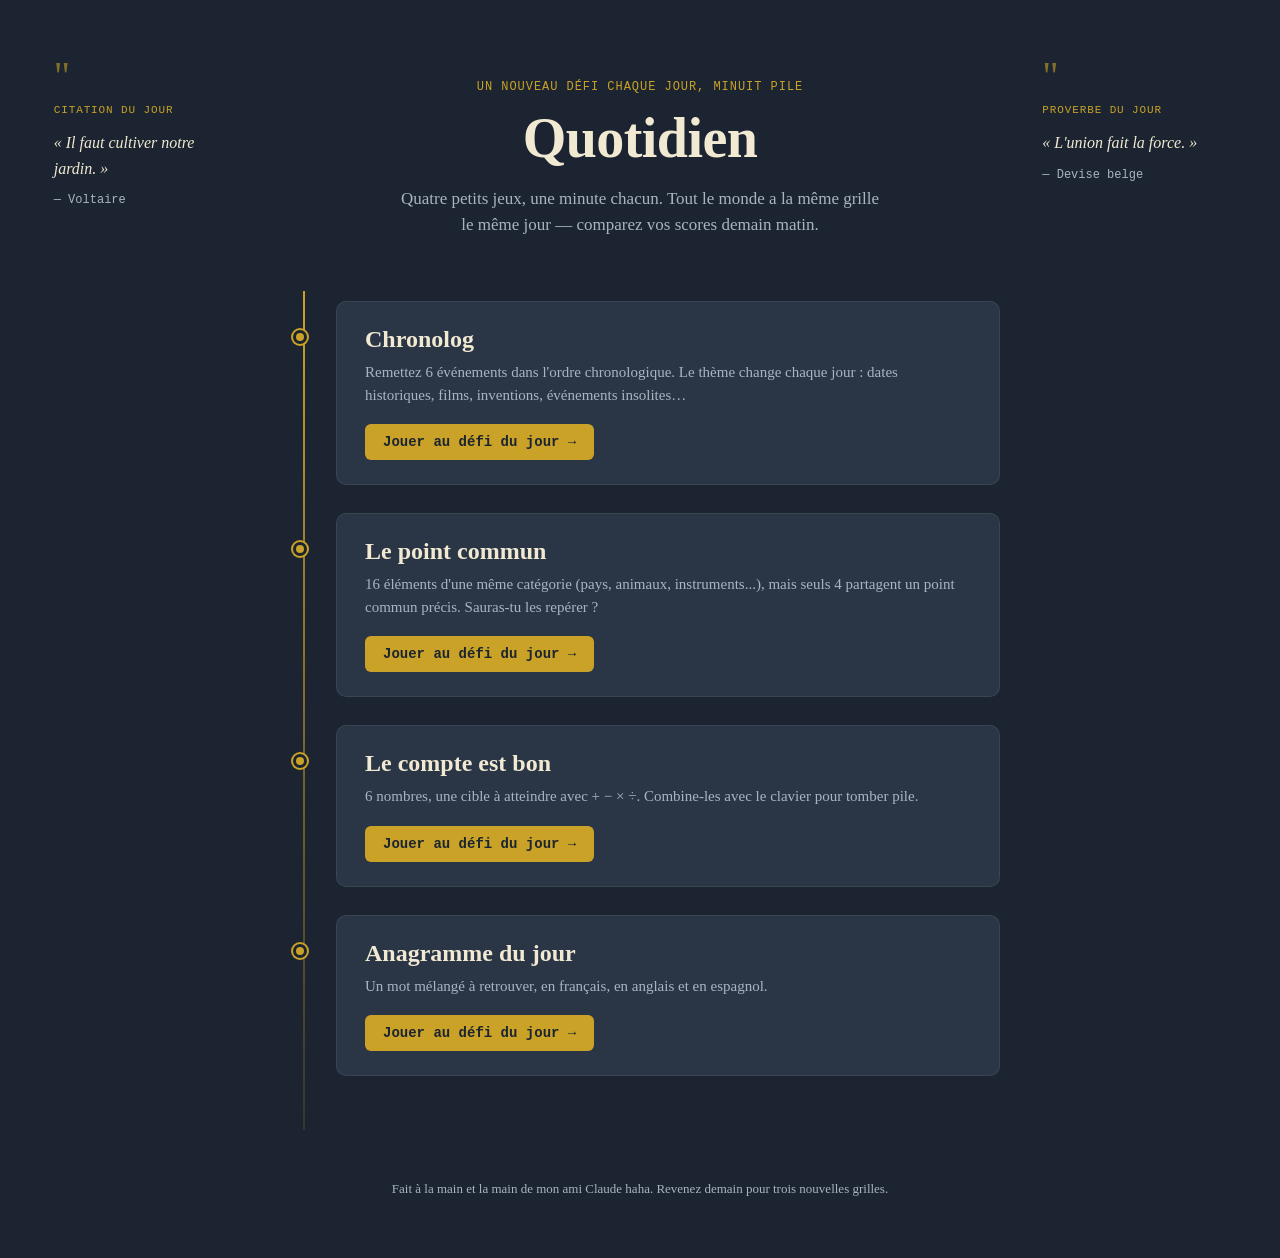
<file: mon-site-jeux-5/index.html>
<!DOCTYPE html>
<html lang="fr">
<head>
<meta charset="UTF-8">
<meta name="viewport" content="width=device-width, initial-scale=1.0">
<title>Quotidien — 4 défis par jour</title>
<link rel="stylesheet" href="style.css">
</head>
<body>

<div class="layout">

  <aside class="ad-slot quote-slot ad-left" aria-label="Citation du jour">
    <p class="quote-mark">"</p>
    <p class="quote-label">Citation du jour</p>
    <p id="quote-left-text" class="quote-text">Chargement...</p>
    <p id="quote-left-author" class="quote-author"></p>
  </aside>

  <main class="page">
    <header class="hero">
      <p class="eyebrow">Un nouveau défi chaque jour, minuit pile</p>
      <h1>Quotidien</h1>
      <p class="tagline">Quatre petits jeux, une minute chacun. Tout le monde a la même grille le même jour — comparez vos scores demain matin.</p>
    </header>

    <section class="timeline" aria-label="Les trois jeux">
      <div class="timeline-line" aria-hidden="true"></div>

      <article class="game-card game-card--ready">
        <div class="game-dot" aria-hidden="true"></div>
        <h2>Chronolog</h2>
        <p class="game-desc">Remettez 6 événements dans l'ordre chronologique. Le thème change chaque jour : dates historiques, films, inventions, événements insolites…</p>
        <a class="play-btn" href="jeux/chronolog/index.html">Jouer au défi du jour →</a>
      </article>

      <article class="game-card game-card--ready">
        <div class="game-dot" aria-hidden="true"></div>
        <h2>Le point commun</h2>
        <p class="game-desc">16 éléments d'une même catégorie (pays, animaux, instruments...), mais seuls 4 partagent un point commun précis. Sauras-tu les repérer ?</p>
        <a class="play-btn" href="jeux/point-commun/index.html">Jouer au défi du jour →</a>
      </article>

      <article class="game-card game-card--ready">
        <div class="game-dot" aria-hidden="true"></div>
        <h2>Le compte est bon</h2>
        <p class="game-desc">6 nombres, une cible à atteindre avec + − × ÷. Combine-les avec le clavier pour tomber pile.</p>
        <a class="play-btn" href="jeux/compte-est-bon/index.html">Jouer au défi du jour →</a>
      </article>

      <article class="game-card game-card--ready">
        <div class="game-dot" aria-hidden="true"></div>
        <h2>Anagramme du jour</h2>
        <p class="game-desc">Un mot mélangé à retrouver, en français, en anglais et en espagnol.</p>
        <a class="play-btn" href="jeux/anagramme/index.html">Jouer au défi du jour →</a>
      </article>
    </section>

    <footer class="site-footer">
      <p>Fait à la main et la main de mon ami Claude haha. Revenez demain pour trois nouvelles grilles.</p>
    </footer>
  </main>

  <aside class="ad-slot quote-slot ad-right" aria-label="Proverbe du jour">
    <p class="quote-mark">"</p>
    <p class="quote-label">Proverbe du jour</p>
    <p id="quote-right-text" class="quote-text">Chargement...</p>
    <p id="quote-right-author" class="quote-author"></p>
  </aside>

</div>

<script src="quotes.js"></script>
</body>
</html>
</file>
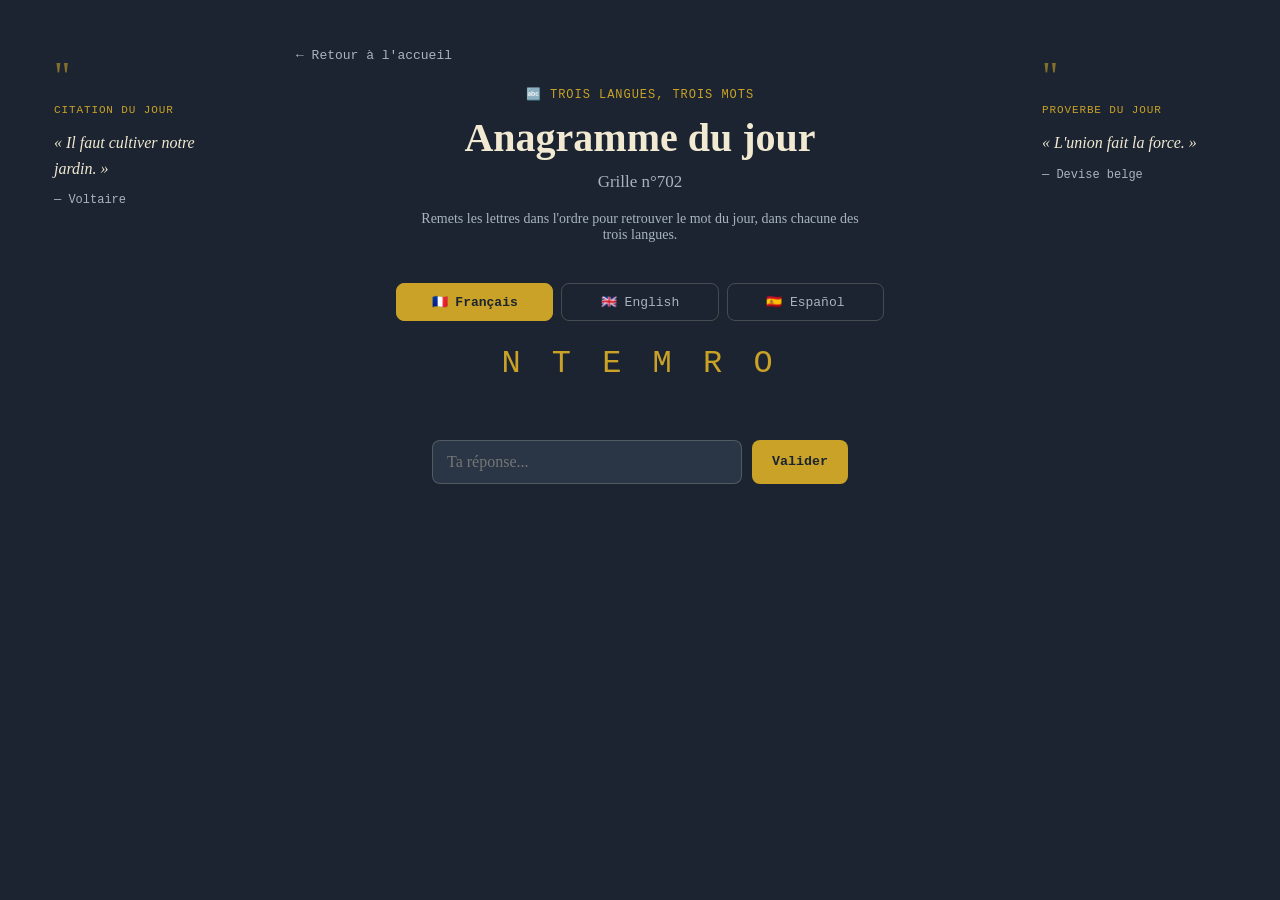
<file: mon-site-jeux-5/jeux/anagramme/index.html>
<!DOCTYPE html>
<html lang="fr">
<head>
<meta charset="UTF-8">
<meta name="viewport" content="width=device-width, initial-scale=1.0">
<title>Anagramme du jour — FR / EN / ES</title>
<link rel="stylesheet" href="../../style.css">
<link rel="stylesheet" href="../../game-common.css">
<link rel="stylesheet" href="anagramme.css">
</head>
<body>

<div class="layout">
  <aside class="ad-slot quote-slot ad-left" aria-label="Citation du jour">
    <p class="quote-mark">"</p>
    <p class="quote-label">Citation du jour</p>
    <p id="quote-left-text" class="quote-text">Chargement...</p>
    <p id="quote-left-author" class="quote-author"></p>
  </aside>

  <main class="page">
    <a class="back-link" href="../../index.html">← Retour à l'accueil</a>

    <header class="game-header">
      <p class="eyebrow">🔤 Trois langues, trois mots</p>
      <h1>Anagramme du jour</h1>
      <p class="tagline" id="day-label">Grille du jour</p>
      <p class="instructions">Remets les lettres dans l'ordre pour retrouver le mot du jour, dans chacune des trois langues.</p>
    </header>

    <div class="lang-tabs">
      <button class="lang-tab lang-tab--active" data-lang="fr">🇫🇷 Français</button>
      <button class="lang-tab" data-lang="en">🇬🇧 English</button>
      <button class="lang-tab" data-lang="es">🇪🇸 Español</button>
    </div>

    <div id="panel-fr" class="lang-panel"></div>
    <div id="panel-en" class="lang-panel" style="display:none;"></div>
    <div id="panel-es" class="lang-panel" style="display:none;"></div>
  </main>

  <aside class="ad-slot quote-slot ad-right" aria-label="Proverbe du jour">
    <p class="quote-mark">"</p>
    <p class="quote-label">Proverbe du jour</p>
    <p id="quote-right-text" class="quote-text">Chargement...</p>
    <p id="quote-right-author" class="quote-author"></p>
  </aside>
</div>

<script src="../../shared.js"></script>
<script src="data.js"></script>
<script src="script.js"></script>
<script src="../../quotes.js"></script>
</body>
</html>
</file>
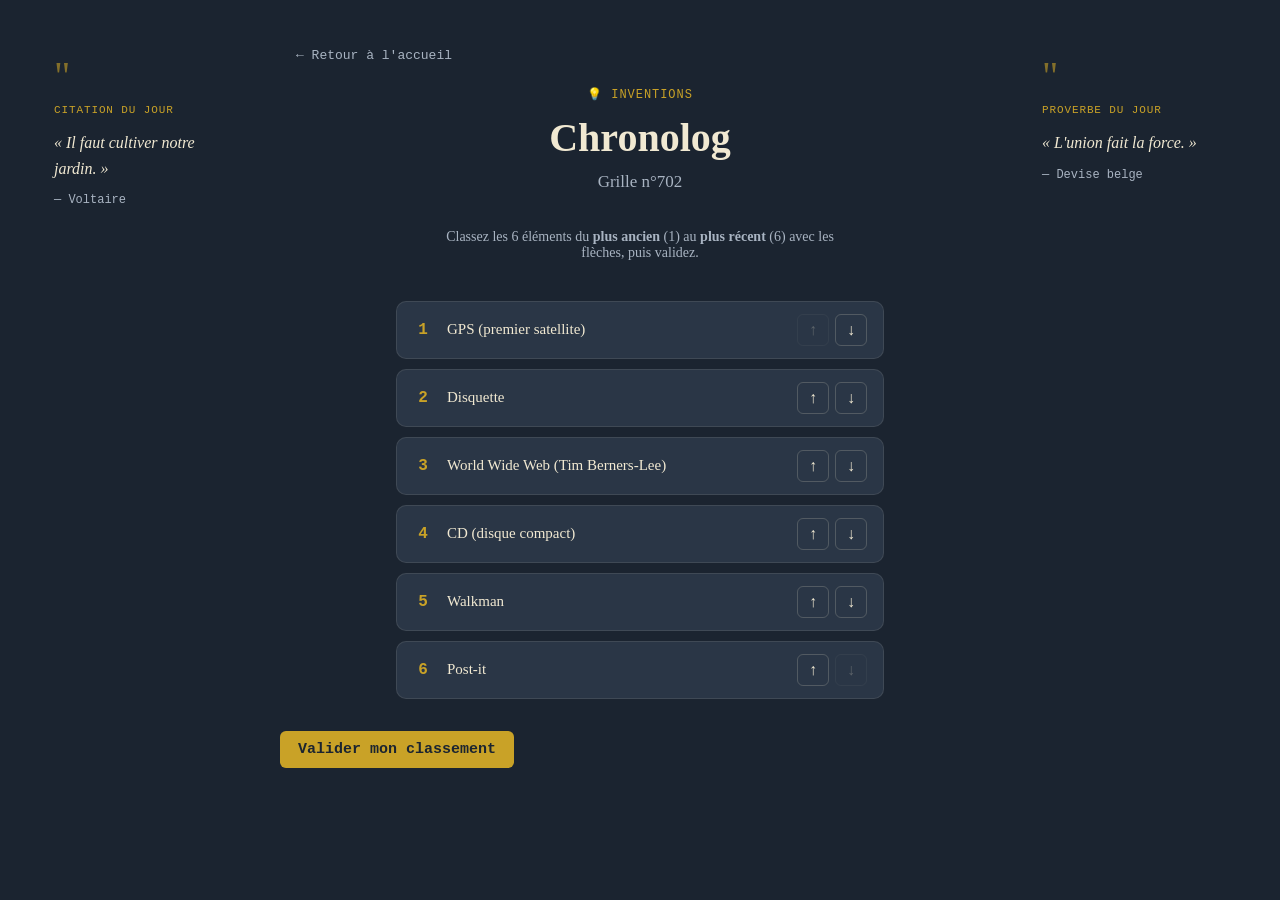
<file: mon-site-jeux-5/jeux/chronolog/index.html>
<!DOCTYPE html>
<html lang="fr">
<head>
<meta charset="UTF-8">
<meta name="viewport" content="width=device-width, initial-scale=1.0">
<title>Chronolog — Le défi du jour</title>
<link rel="stylesheet" href="../../style.css">
<link rel="stylesheet" href="chronolog.css">
</head>
<body>

<div class="layout">

  <aside class="ad-slot quote-slot ad-left" aria-label="Citation du jour">
    <p class="quote-mark">"</p>
    <p class="quote-label">Citation du jour</p>
    <p id="quote-left-text" class="quote-text">Chargement...</p>
    <p id="quote-left-author" class="quote-author"></p>
  </aside>

  <main class="page chronolog-page">
    <a class="back-link" href="../../index.html">← Retour à l'accueil</a>

    <header class="chrono-header">
      <p class="eyebrow" id="theme-label">Thème</p>
      <h1>Chronolog</h1>
      <p class="tagline" id="day-label">Grille du jour</p>
      <p id="difficulty-badge" class="difficulty-badge"></p>
      <p class="instructions">Classez les 6 éléments du <strong>plus ancien</strong> (1) au <strong>plus récent</strong> (6) avec les flèches, puis validez.</p>
    </header>

    <ol id="sortable-list" class="sortable-list"></ol>

    <button id="check-btn" class="play-btn check-btn">Valider mon classement</button>

    <div id="history-board" class="history-board"></div>

    <div id="result" class="result"></div>
  </main>

  <aside class="ad-slot quote-slot ad-right" aria-label="Proverbe du jour">
    <p class="quote-mark">"</p>
    <p class="quote-label">Proverbe du jour</p>
    <p id="quote-right-text" class="quote-text">Chargement...</p>
    <p id="quote-right-author" class="quote-author"></p>
  </aside>

</div>

<script src="data.js"></script>
<script src="script.js"></script>
<script src="../../quotes.js"></script>
</body>
</html>
</file>
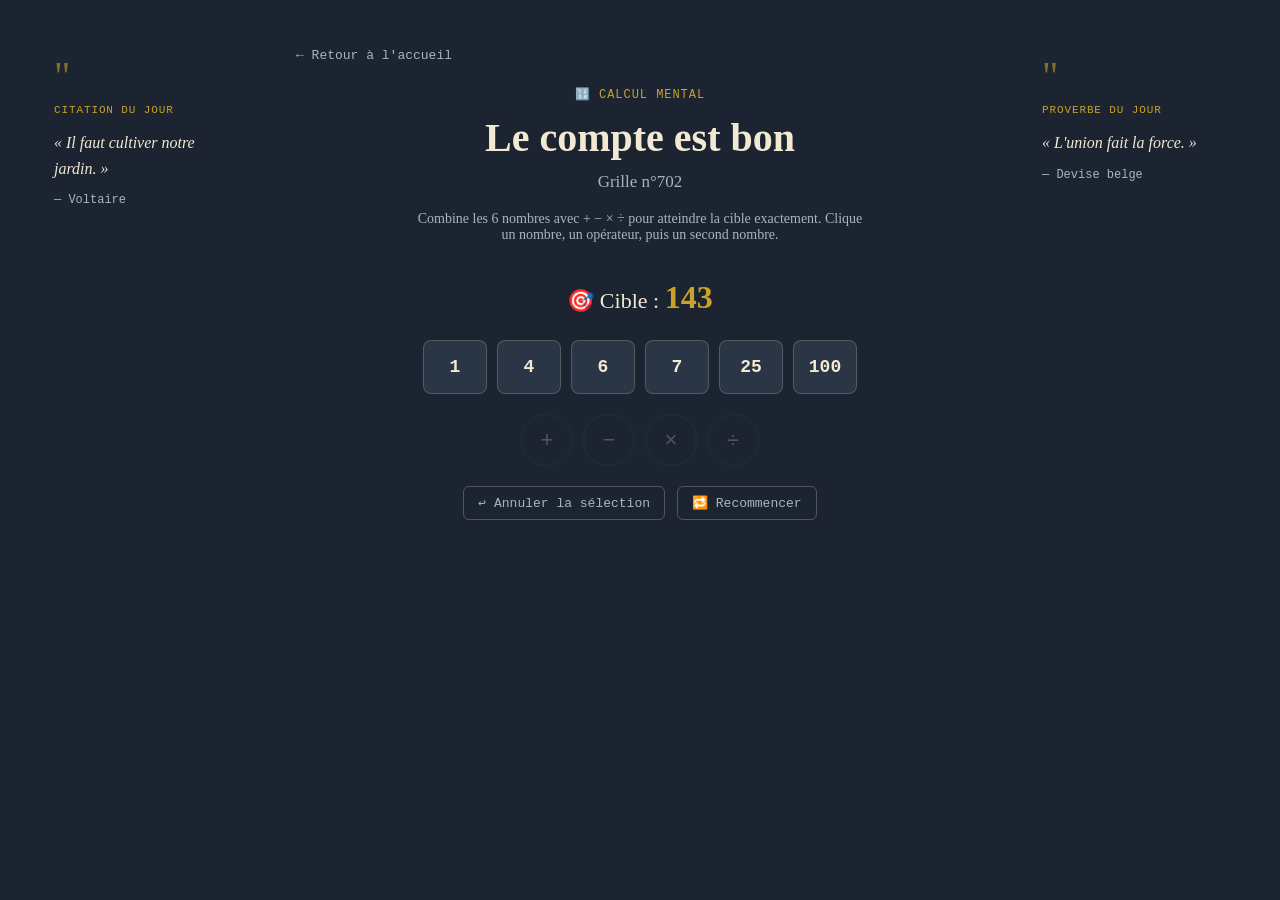
<file: mon-site-jeux-5/jeux/compte-est-bon/index.html>
<!DOCTYPE html>
<html lang="fr">
<head>
<meta charset="UTF-8">
<meta name="viewport" content="width=device-width, initial-scale=1.0">
<title>Le compte est bon — Le défi du jour</title>
<link rel="stylesheet" href="../../style.css">
<link rel="stylesheet" href="../../game-common.css">
<link rel="stylesheet" href="compte.css">
</head>
<body>

<div class="layout">
  <aside class="ad-slot quote-slot ad-left" aria-label="Citation du jour">
    <p class="quote-mark">"</p>
    <p class="quote-label">Citation du jour</p>
    <p id="quote-left-text" class="quote-text">Chargement...</p>
    <p id="quote-left-author" class="quote-author"></p>
  </aside>

  <main class="page">
    <a class="back-link" href="../../index.html">← Retour à l'accueil</a>

    <header class="game-header">
      <p class="eyebrow">🔢 Calcul mental</p>
      <h1>Le compte est bon</h1>
      <p class="tagline" id="day-label">Grille du jour</p>
      <p class="instructions">Combine les 6 nombres avec + − × ÷ pour atteindre la cible exactement. Clique un nombre, un opérateur, puis un second nombre.</p>
    </header>

    <p class="target-display">🎯 Cible : <strong id="target-value"></strong></p>

    <div id="number-tiles" class="number-tiles"></div>

    <div id="operator-row" class="operator-row"></div>

    <div class="action-row">
      <button id="undo-btn" class="secondary-btn">↩︎ Annuler la sélection</button>
      <button id="reset-btn" class="secondary-btn">🔁 Recommencer</button>
    </div>

    <p id="op-error" class="op-error"></p>

    <div id="history-log" class="history-log"></div>

    <div id="result" class="result"></div>
  </main>

  <aside class="ad-slot quote-slot ad-right" aria-label="Proverbe du jour">
    <p class="quote-mark">"</p>
    <p class="quote-label">Proverbe du jour</p>
    <p id="quote-right-text" class="quote-text">Chargement...</p>
    <p id="quote-right-author" class="quote-author"></p>
  </aside>
</div>

<script src="../../shared.js"></script>
<script src="data.js"></script>
<script src="script.js"></script>
<script src="../../quotes.js"></script>
</body>
</html>
</file>
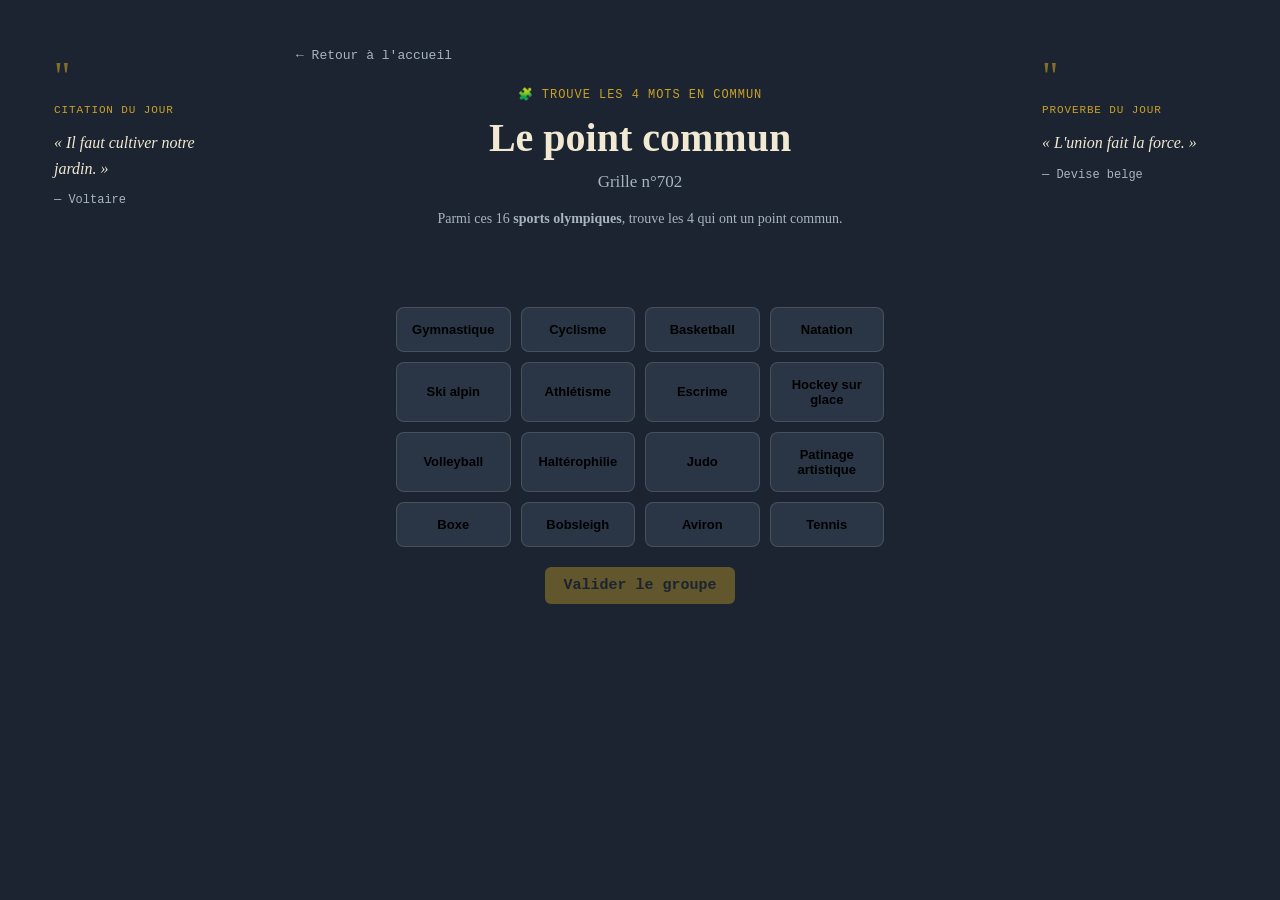
<file: mon-site-jeux-5/jeux/point-commun/index.html>
<!DOCTYPE html>
<html lang="fr">
<head>
<meta charset="UTF-8">
<meta name="viewport" content="width=device-width, initial-scale=1.0">
<title>Le point commun — Le défi du jour</title>
<link rel="stylesheet" href="../../style.css">
<link rel="stylesheet" href="../../game-common.css">
<link rel="stylesheet" href="point-commun.css">
</head>
<body>

<div class="layout">
  <aside class="ad-slot quote-slot ad-left" aria-label="Citation du jour">
    <p class="quote-mark">"</p>
    <p class="quote-label">Citation du jour</p>
    <p id="quote-left-text" class="quote-text">Chargement...</p>
    <p id="quote-left-author" class="quote-author"></p>
  </aside>

  <main class="page">
    <a class="back-link" href="../../index.html">← Retour à l'accueil</a>

    <header class="game-header">
      <p class="eyebrow">🧩 Trouve les 4 mots en commun</p>
      <h1>Le point commun</h1>
      <p class="tagline" id="day-label">Grille du jour</p>
      <p class="instructions" id="puzzle-instructions">Chargement...</p>
      <p id="error-counter" class="error-counter"></p>
    </header>

    <div id="solved-groups" class="solved-groups"></div>

    <div id="word-grid" class="word-grid"></div>

    <button id="validate-btn" class="play-btn validate-btn">Valider le groupe</button>

    <div id="result" class="result"></div>
  </main>

  <aside class="ad-slot quote-slot ad-right" aria-label="Proverbe du jour">
    <p class="quote-mark">"</p>
    <p class="quote-label">Proverbe du jour</p>
    <p id="quote-right-text" class="quote-text">Chargement...</p>
    <p id="quote-right-author" class="quote-author"></p>
  </aside>
</div>

<script src="../../shared.js"></script>
<script src="data.js"></script>
<script src="script.js"></script>
<script src="../../quotes.js"></script>
</body>
</html>
</file>
<file: mon-site-jeux-5/style.css>
/* ===== Design tokens ===== */
:root{
  --ink: #1B2430;
  --ink-soft: #2A3646;
  --parchment: #F1E9D2;
  --parchment-dim: #E4D9B8;
  --gold: #C9A227;
  --coral: #E4572E;
  --green: #4C8B5C;
  --text-light: #F1E9D2;
  --text-dim: #A9B4C2;
  --radius: 10px;
  --serif: "Iowan Old Style", "Palatino Linotype", Georgia, serif;
  --mono: "IBM Plex Mono", "Courier New", monospace;
}

*{box-sizing:border-box;}
html,body{margin:0;padding:0;}
body{
  background:var(--ink);
  color:var(--text-light);
  font-family:var(--serif);
  -webkit-font-smoothing:antialiased;
}
a{color:inherit;}

/* ===== Layout with ad rails ===== */
.layout{
  display:flex;
  justify-content:center;
  gap:24px;
  max-width:1400px;
  margin:0 auto;
  padding:24px;
}
.ad-slot{
  flex:0 0 160px;
  min-height:600px;
  border:1px dashed rgba(241,233,210,0.25);
  border-radius:var(--radius);
  display:flex;
  align-items:center;
  justify-content:center;
  text-align:center;
  font-family:var(--mono);
  font-size:12px;
  color:var(--text-dim);
  position:sticky;
  top:24px;
  align-self:flex-start;
}
@media (max-width: 1000px){
  .ad-slot{display:none;}
}

.quote-slot{
  flex:0 0 220px;
  border:none;
  min-height:0;
  display:block;
  text-align:left;
  padding:32px 18px;
}
.quote-mark{
  font-family:var(--serif);
  font-size:40px;
  color:var(--gold);
  line-height:1;
  margin:0 0 8px;
  opacity:0.6;
}
.quote-label{
  font-family:var(--mono);
  font-size:11px;
  text-transform:uppercase;
  letter-spacing:0.08em;
  color:var(--gold);
  margin:0 0 14px;
}
.quote-text{
  font-family:var(--serif);
  font-size:16px;
  line-height:1.6;
  font-style:italic;
  color:var(--text-light);
  margin:0 0 10px;
}
.quote-author{
  font-family:var(--mono);
  font-size:12px;
  color:var(--text-dim);
}

.page{
  flex:1 1 auto;
  max-width:720px;
}

/* ===== Hero ===== */
.hero{
  text-align:center;
  padding:56px 16px 40px;
}
.eyebrow{
  font-family:var(--mono);
  letter-spacing:0.08em;
  text-transform:uppercase;
  font-size:12px;
  color:var(--gold);
  margin:0 0 12px;
}
.hero h1{
  font-size:56px;
  margin:0 0 16px;
  letter-spacing:-0.01em;
}
.tagline{
  color:var(--text-dim);
  font-size:17px;
  max-width:480px;
  margin:0 auto;
  line-height:1.5;
}

/* ===== Timeline / game cards (signature element) ===== */
.timeline{
  position:relative;
  padding:24px 0 40px;
}
.timeline-line{
  position:absolute;
  left:23px;
  top:14px;
  bottom:14px;
  width:2px;
  background:linear-gradient(to bottom, var(--gold), rgba(201,162,39,0.15));
}
.game-card{
  position:relative;
  margin-left:56px;
  margin-bottom:28px;
  background:var(--ink-soft);
  border-radius:var(--radius);
  padding:24px 28px;
  border:1px solid rgba(241,233,210,0.08);
}
.game-dot{
  position:absolute;
  left:-44px;
  top:28px;
  width:14px;
  height:14px;
  border-radius:50%;
  background:var(--gold);
  border:3px solid var(--ink);
  box-shadow:0 0 0 2px var(--gold);
}
.game-card--soon .game-dot{
  background:var(--ink);
  box-shadow:0 0 0 2px rgba(241,233,210,0.25);
}
.game-card--soon{opacity:0.55;}
.game-card h2{
  margin:0 0 8px;
  font-size:24px;
}
.game-desc{
  color:var(--text-dim);
  font-size:15px;
  line-height:1.5;
  margin:0 0 18px;
}
.play-btn{
  display:inline-block;
  font-family:var(--mono);
  font-size:14px;
  text-decoration:none;
  background:var(--gold);
  color:var(--ink);
  padding:10px 18px;
  border-radius:6px;
  font-weight:bold;
}
.play-btn--disabled{
  background:transparent;
  border:1px solid var(--text-dim);
  color:var(--text-dim);
}

.site-footer{
  text-align:center;
  color:var(--text-dim);
  font-size:13px;
  padding:24px 0;
}
</file>
<file: mon-site-jeux-5/game-common.css>
.back-link{
  display:inline-block;
  font-family:var(--mono);
  font-size:13px;
  color:var(--text-dim);
  text-decoration:none;
  margin:24px 0 0 16px;
}

.game-header{
  text-align:center;
  padding:24px 16px 16px;
}
.game-header h1{
  font-size:40px;
  margin:0 0 8px;
}
.instructions{
  color:var(--text-dim);
  font-size:14px;
  max-width:460px;
  margin:16px auto 0;
}

.guess-form{
  display:flex;
  gap:10px;
  max-width:480px;
  margin:24px auto 0;
  padding:0 16px;
}
.guess-form input[type="text"],
.guess-form input[type="number"],
.guess-form select{
  flex:1;
  padding:12px 14px;
  border-radius:8px;
  border:1px solid rgba(241,233,210,0.2);
  background:var(--ink-soft);
  color:var(--text-light);
  font-family:var(--serif);
  font-size:16px;
}
.guess-form button{
  border:none;
  cursor:pointer;
  background:var(--gold);
  color:var(--ink);
  font-weight:bold;
  padding:0 20px;
  border-radius:8px;
  font-family:var(--mono);
}

.attempts-board{
  max-width:480px;
  margin:24px auto 0;
  padding:0 16px;
  display:flex;
  flex-direction:column;
  gap:8px;
}
.attempt-row{
  display:flex;
  align-items:center;
  justify-content:space-between;
  gap:12px;
  background:var(--ink-soft);
  border:1px solid rgba(241,233,210,0.08);
  border-radius:8px;
  padding:10px 14px;
  font-size:14px;
}
.attempt-guess{
  flex:1;
}
.attempt-feedback{
  font-family:var(--mono);
  font-size:13px;
  color:var(--coral);
  font-weight:bold;
  white-space:nowrap;
}
.attempt-feedback--ok{
  color:var(--green);
}

.clue-list{
  max-width:480px;
  margin:20px auto 0;
  padding:0 16px;
  list-style:none;
}
.clue-list li{
  background:var(--ink-soft);
  border-left:3px solid var(--gold);
  border-radius:6px;
  padding:10px 14px;
  margin-bottom:8px;
  font-size:14px;
  color:var(--text-light);
}

.result{
  text-align:center;
  padding:24px 16px 48px;
}
.score-line{
  font-size:20px;
  margin:0 0 8px;
}
.emoji-grid{
  font-size:24px;
  letter-spacing:4px;
  margin:0 0 20px;
}
.share-btn{
  border:none;
  cursor:pointer;
  background:var(--gold);
  color:var(--ink);
  font-weight:bold;
  padding:10px 18px;
  border-radius:6px;
  font-family:var(--mono);
  font-size:14px;
}
.reveal-answer{
  font-family:var(--mono);
  font-size:13px;
  color:var(--text-dim);
  margin-top:8px;
}
</file>
<file: mon-site-jeux-5/jeux/anagramme/anagramme.css>
.lang-tabs{
  display:flex;
  justify-content:center;
  gap:8px;
  max-width:520px;
  margin:24px auto 0;
  padding:0 16px;
}
.lang-tab{
  flex:1;
  padding:10px 8px;
  border-radius:8px;
  border:1px solid rgba(241,233,210,0.2);
  background:transparent;
  color:var(--text-dim);
  font-family:var(--mono);
  font-size:13px;
  cursor:pointer;
}
.lang-tab--active{
  background:var(--gold);
  color:var(--ink);
  border-color:var(--gold);
  font-weight:bold;
}

.lang-panel{
  max-width:480px;
  margin:24px auto 0;
  padding:0 16px;
  text-align:center;
}

.scrambled-letters{
  font-family:var(--mono);
  font-size:32px;
  letter-spacing:6px;
  margin:16px 0;
  color:var(--gold);
  word-break:break-word;
}

.clue-text{
  color:var(--text-dim);
  font-size:14px;
  min-height:18px;
  margin:0 0 12px;
}
</file>
<file: mon-site-jeux-5/jeux/chronolog/chronolog.css>
.back-link{
  display:inline-block;
  font-family:var(--mono);
  font-size:13px;
  color:var(--text-dim);
  text-decoration:none;
  margin:24px 0 0 16px;
}

.chrono-header{
  text-align:center;
  padding:24px 16px 16px;
}
.chrono-header h1{
  font-size:40px;
  margin:0 0 8px;
}
.difficulty-badge{
  display:inline-block;
  font-family:var(--mono);
  font-size:12px;
  color:var(--text-dim);
  margin:6px 0 0;
}
.difficulty-badge--hard{
  color:var(--coral);
  font-weight:bold;
}

.instructions{
  color:var(--text-dim);
  font-size:14px;
  max-width:420px;
  margin:16px auto 0;
}

.sortable-list{
  list-style:none;
  margin:24px auto;
  padding:0 16px;
  max-width:520px;
  display:flex;
  flex-direction:column;
  gap:10px;
}

.sort-item{
  display:flex;
  align-items:center;
  gap:14px;
  background:var(--ink-soft);
  border:1px solid rgba(241,233,210,0.1);
  border-radius:var(--radius);
  padding:12px 16px;
}
.sort-rank{
  font-family:var(--mono);
  color:var(--gold);
  font-weight:bold;
  width:20px;
  text-align:center;
}
.sort-label{
  flex:1;
  font-size:15px;
}
.sort-controls{
  display:flex;
  gap:6px;
}
.sort-controls button{
  width:32px;
  height:32px;
  border-radius:6px;
  border:1px solid rgba(241,233,210,0.2);
  background:transparent;
  color:var(--text-light);
  font-size:16px;
  cursor:pointer;
}
.sort-controls button:disabled{
  opacity:0.25;
  cursor:default;
}
.sort-controls button:hover:not(:disabled){
  background:rgba(241,233,210,0.1);
}

.sort-item--correct{
  border-color:var(--green);
  background:rgba(76,139,92,0.15);
}
.sort-item--wrong{
  border-color:var(--coral);
  background:rgba(228,87,46,0.12);
}

.check-btn{
  display:block;
  margin:8px auto 0;
  border:none;
  cursor:pointer;
  font-size:15px;
}

.history-board{
  max-width:520px;
  margin:20px auto 0;
  padding:0 16px;
}
.history-title{
  font-size:13px;
  font-family:var(--mono);
  text-transform:uppercase;
  letter-spacing:0.06em;
  color:var(--text-dim);
  margin:0 0 10px;
}
.history-row{
  display:flex;
  align-items:center;
  justify-content:space-between;
  gap:12px;
  padding:6px 0;
  border-bottom:1px solid rgba(241,233,210,0.08);
}
.history-emoji{
  font-size:18px;
  letter-spacing:3px;
}
.history-errors{
  font-family:var(--mono);
  font-size:13px;
  font-weight:bold;
  color:var(--coral);
  white-space:nowrap;
}

.result{
  text-align:center;
  padding:24px 16px 48px;
}
.score-line{
  font-size:20px;
  margin:0 0 8px;
}
.emoji-grid{
  font-size:24px;
  letter-spacing:4px;
  margin:0 0 20px;
}
</file>
<file: mon-site-jeux-5/jeux/compte-est-bon/compte.css>
.target-display{
  text-align:center;
  font-size:22px;
  margin:20px 0 0;
}
.target-display strong{
  color:var(--gold);
  font-size:32px;
}

.number-tiles{
  display:flex;
  flex-wrap:wrap;
  justify-content:center;
  gap:10px;
  max-width:520px;
  margin:24px auto 0;
  padding:0 16px;
}
.number-tile{
  min-width:64px;
  padding:16px 10px;
  border-radius:8px;
  border:1px solid rgba(241,233,210,0.2);
  background:var(--ink-soft);
  color:var(--text-light);
  font-family:var(--mono);
  font-size:18px;
  font-weight:bold;
  cursor:pointer;
  transition:transform 0.12s ease, background 0.12s ease;
}
.number-tile:hover:not(:disabled){
  transform:translateY(-2px);
  border-color:var(--gold);
}
.number-tile--selected{
  background:var(--gold);
  color:var(--ink);
  border-color:var(--gold);
}
.number-tile:disabled{
  opacity:0.25;
  cursor:default;
}
.number-tile--computed{
  border-style:dashed;
  border-color:var(--green);
}

.operator-row{
  display:flex;
  justify-content:center;
  gap:10px;
  margin:20px auto 0;
}
.operator-btn{
  width:52px;
  height:52px;
  border-radius:50%;
  border:1px solid rgba(241,233,210,0.2);
  background:transparent;
  color:var(--text-light);
  font-size:22px;
  cursor:pointer;
}
.operator-btn:hover:not(:disabled){
  border-color:var(--gold);
}
.operator-btn--selected{
  background:var(--gold);
  color:var(--ink);
  border-color:var(--gold);
}
.operator-btn:disabled{
  opacity:0.25;
  cursor:default;
}

.action-row{
  display:flex;
  justify-content:center;
  gap:12px;
  margin:20px 0 0;
}
.secondary-btn{
  border:1px solid rgba(241,233,210,0.25);
  background:transparent;
  color:var(--text-dim);
  padding:8px 14px;
  border-radius:6px;
  font-family:var(--mono);
  font-size:13px;
  cursor:pointer;
}
.secondary-btn:hover{
  border-color:var(--gold);
  color:var(--text-light);
}

.op-error{
  text-align:center;
  color:var(--coral);
  font-family:var(--mono);
  font-size:13px;
  min-height:18px;
  margin:12px 0 0;
}

.history-log{
  max-width:420px;
  margin:16px auto 0;
  padding:0 16px;
  display:flex;
  flex-direction:column;
  gap:6px;
}
.history-log div{
  font-family:var(--mono);
  font-size:14px;
  color:var(--text-dim);
  text-align:center;
}
</file>
<file: mon-site-jeux-5/jeux/point-commun/point-commun.css>
.error-counter{
  font-family:var(--mono);
  font-size:13px;
  color:var(--coral);
  font-weight:bold;
  min-height:16px;
  margin:8px 0 0;
}

.solved-groups{
  max-width:520px;
  margin:20px auto 0;
  padding:0 16px;
  display:flex;
  flex-direction:column;
  gap:8px;
}
.solved-group-row{
  border-radius:8px;
  padding:14px;
  text-align:center;
  animation:solvedIn 0.4s ease;
}
.solved-group-name{
  font-family:var(--mono);
  font-size:12px;
  text-transform:uppercase;
  letter-spacing:0.05em;
  font-weight:bold;
  opacity:0.85;
  margin:0 0 4px;
}
.solved-group-words{
  font-size:15px;
  font-weight:bold;
  margin:0;
}
@keyframes solvedIn{
  from{ transform:scale(0.9); opacity:0; }
  to{ transform:scale(1); opacity:1; }
}

.word-grid{
  display:grid;
  grid-template-columns:repeat(4, 1fr);
  gap:10px;
  max-width:520px;
  margin:20px auto 0;
  padding:0 16px;
}
@media (max-width:520px){
  .word-grid{ grid-template-columns:repeat(2, 1fr); }
}

.word-tile{
  background:var(--ink-soft);
  border:1px solid rgba(241,233,210,0.15);
  border-radius:8px;
  padding:14px 8px;
  text-align:center;
  font-size:13px;
  font-weight:bold;
  cursor:pointer;
  transition:transform 0.12s ease, background 0.12s ease, border-color 0.12s ease;
  user-select:none;
}
.word-tile:hover{
  transform:translateY(-2px);
  border-color:var(--gold);
}
.word-tile--selected{
  background:var(--gold);
  color:var(--ink);
  border-color:var(--gold);
}
.word-tile--shake{
  animation:shake 0.4s ease;
}
@keyframes shake{
  0%, 100%{ transform:translateX(0); }
  25%{ transform:translateX(-6px); }
  75%{ transform:translateX(6px); }
}

.validate-btn{
  display:block;
  margin:20px auto 0;
  border:none;
  cursor:pointer;
  font-size:15px;
}
.validate-btn:disabled{
  opacity:0.4;
  cursor:default;
}
</file>
